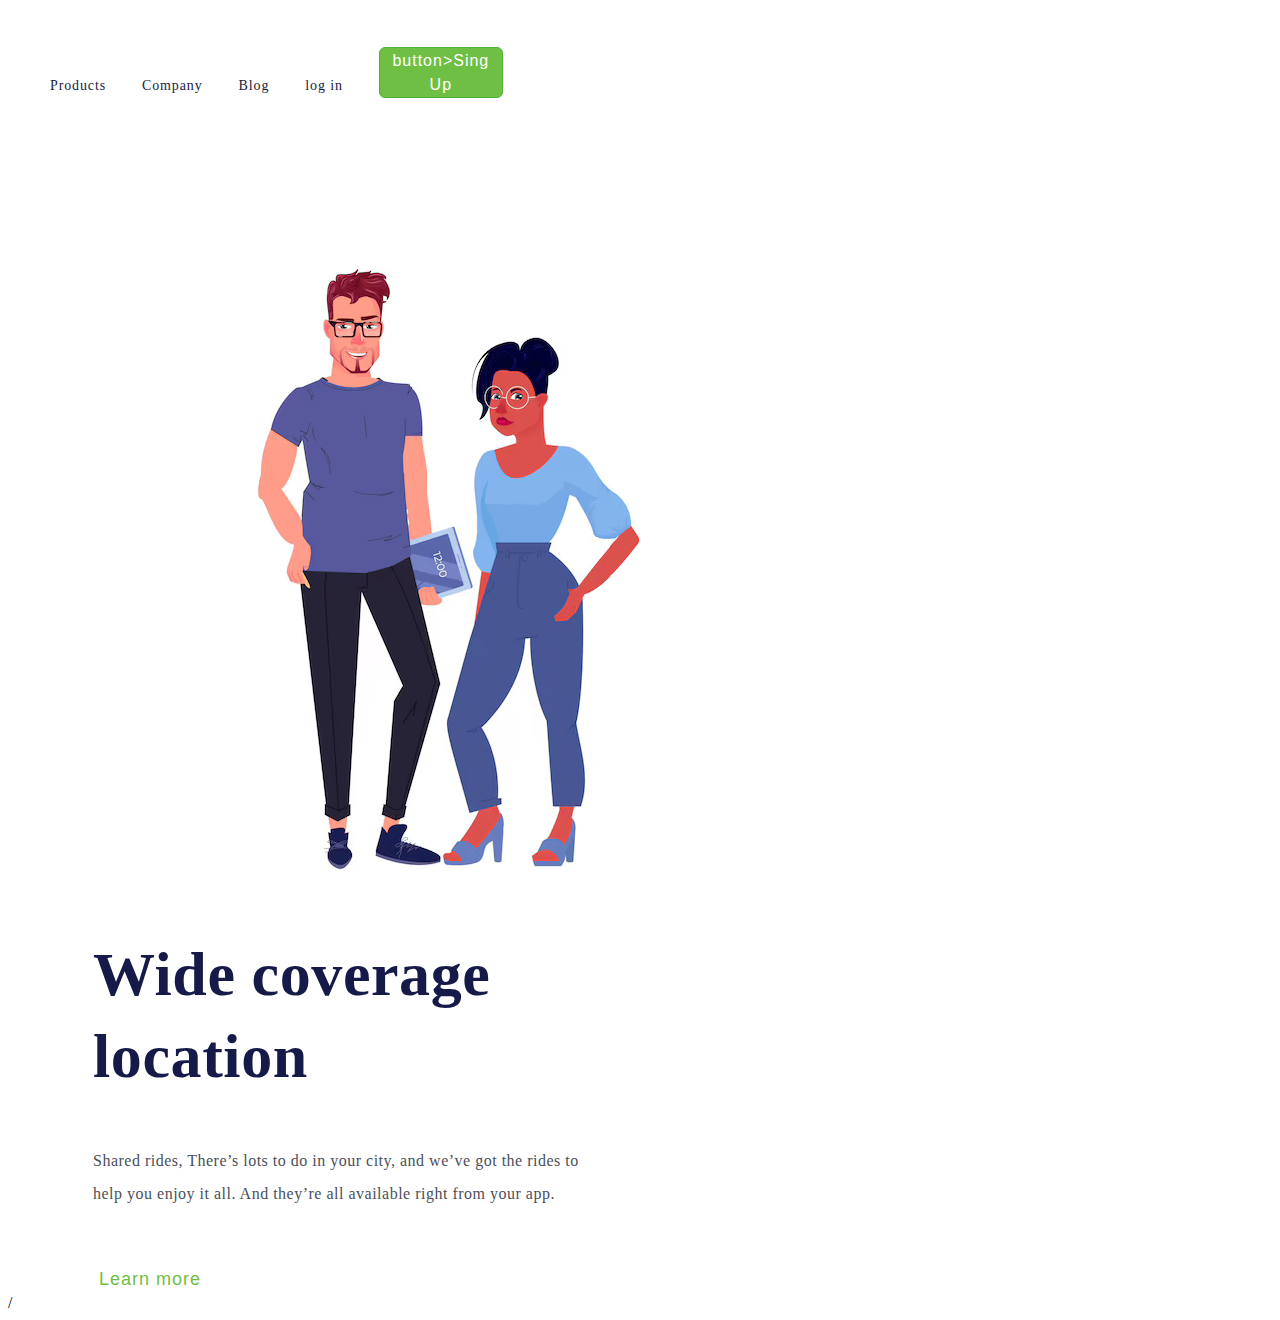
<file: index.html>
<!DOCTYPE html>
<html lang="pt-br">
<head>
    <meta charset="UTF-8">
    <meta name="viewport" content="width=device-width, initial-scale=1.0">
    <link rel="stylesheet" href="./styles.css">
    <title>Desafio - 01 - css</title>
</head>
<body>
 <header>
  <a class="link-menu">Products</a>
  <a class="link-menu">Company</a>
  <a class="link-menu">Blog</a>
  <a class="link-menu">log in</a>
  <button class="button-sing-up">button>Sing Up</button>
</header>
<main>
  <img src="./img.jpg/casal.jpg/vs4wwsxd.bmp">
<div>
   <h1>Wide coverage location</h1>
   <p>Shared rides, There’s lots to do in your city, and we’ve got the rides to help you enjoy it all. And they’re all available right from your app.</p>
   <button class="button-learn-more">Learn more</button>
</div>
</main>/
</body>
</html>
</file>
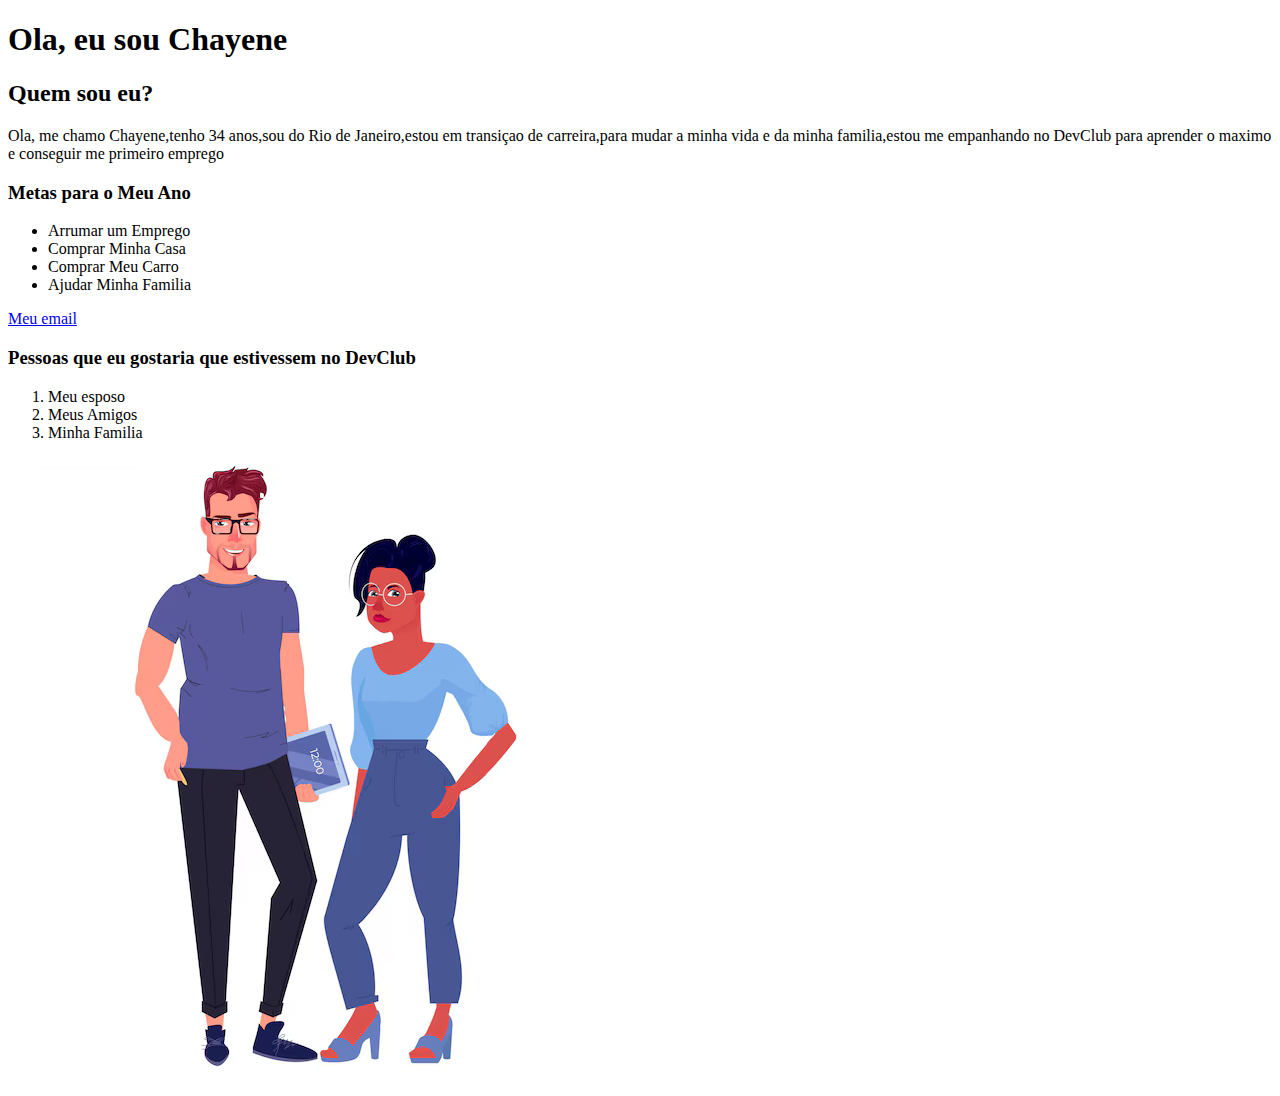
<file: desafio1.html>
<!DOCTYPE html>
<html lang="pt-br">
<head>
    <meta charset="UTF-8">
    <meta name="viewport" content="width=device-width, initial-scale=1.0">
    <title>Minha primeira pagina</title>
</head>
<body>
<h1>Ola, eu sou Chayene</h1>
<h2>Quem sou eu?</h2>
<p>Ola, me chamo Chayene,tenho 34 anos,sou do Rio de Janeiro,estou em transiçao de carreira,para mudar a minha vida e da minha familia,estou me empanhando no DevClub para aprender o maximo e conseguir me primeiro emprego</p>
<h3>Metas para o Meu Ano</h3>
<ul>
<li>Arrumar um Emprego</li>
<li>Comprar Minha Casa</li>
<li>Comprar Meu Carro</li>
<li>Ajudar Minha Familia</li>
</ul>
<a href="chayenefonseca3@gmail.com/" target="_blank">Meu email</a>
<h3>Pessoas que eu gostaria que estivessem no DevClub</h3>
<ol>
<li>Meu esposo</li>
<li>Meus Amigos</li>
<li>Minha Familia</li>
</ol>
<img src="./img.jpg/casal.jpg/vs4wwsxd.bmp">
</body>
</html>
</file>
<file: styles.css>
import url("https://fonls.googleapis.com/css2?family=Poppins:wght@400;500;700&display=swap");

*{
margin: 0;
padding:0;
box-sizing:border-box;
font-family: "poppins", sans-serif;
}

header {
    margin-top: 47px;
    margin-left: 42px;
}

.link-menu{
 font-weight: 400;
 font-size: 14px;
 line-height: 21px;
 text-align: center;
 letter-spacing: 0.875px;
 color: #17233D;
 margin-right: 32px;
 cursor: pointer;
}

.button-sing-up{
  background: #6FBF44;
  border: 1px solid #4CB538;
  border-radius: 6px;
  width: 124px;
  height: 51px;
  cursor: pointer;
  font-weight: 500;
  font-size: 16px;
  line-height: 24px;
  letter-spacing: 1px;
  color: #FFFFFF;
}

img{
 margin: 163px 0 0 123px;
 display: inline-block;
}

div{
 display: inline-block;
 margin-left: 85px;
 width: 493px;
}

h1{
 font-weight: 700;
 font-size: 62px;
 line-height: 82px;
 letter-spacing: 0.596154px;
 color: #161A49;
}

p{
 font-weight: 400;
 line-height: 33px;
 letter-spacing: 0.5px;
 color: #4B505A;
 margin-top: 47px;
 margin-bottom: 55px;

}

.button-learn-more{
 font-weight: 500;
 font-size: 18px;
 line-height: 27px;
 letter-spacing: 1px;
 color: #6FBF44;
 cursor: pointer;
 background: transparent;
 border: none;
}
</file>
